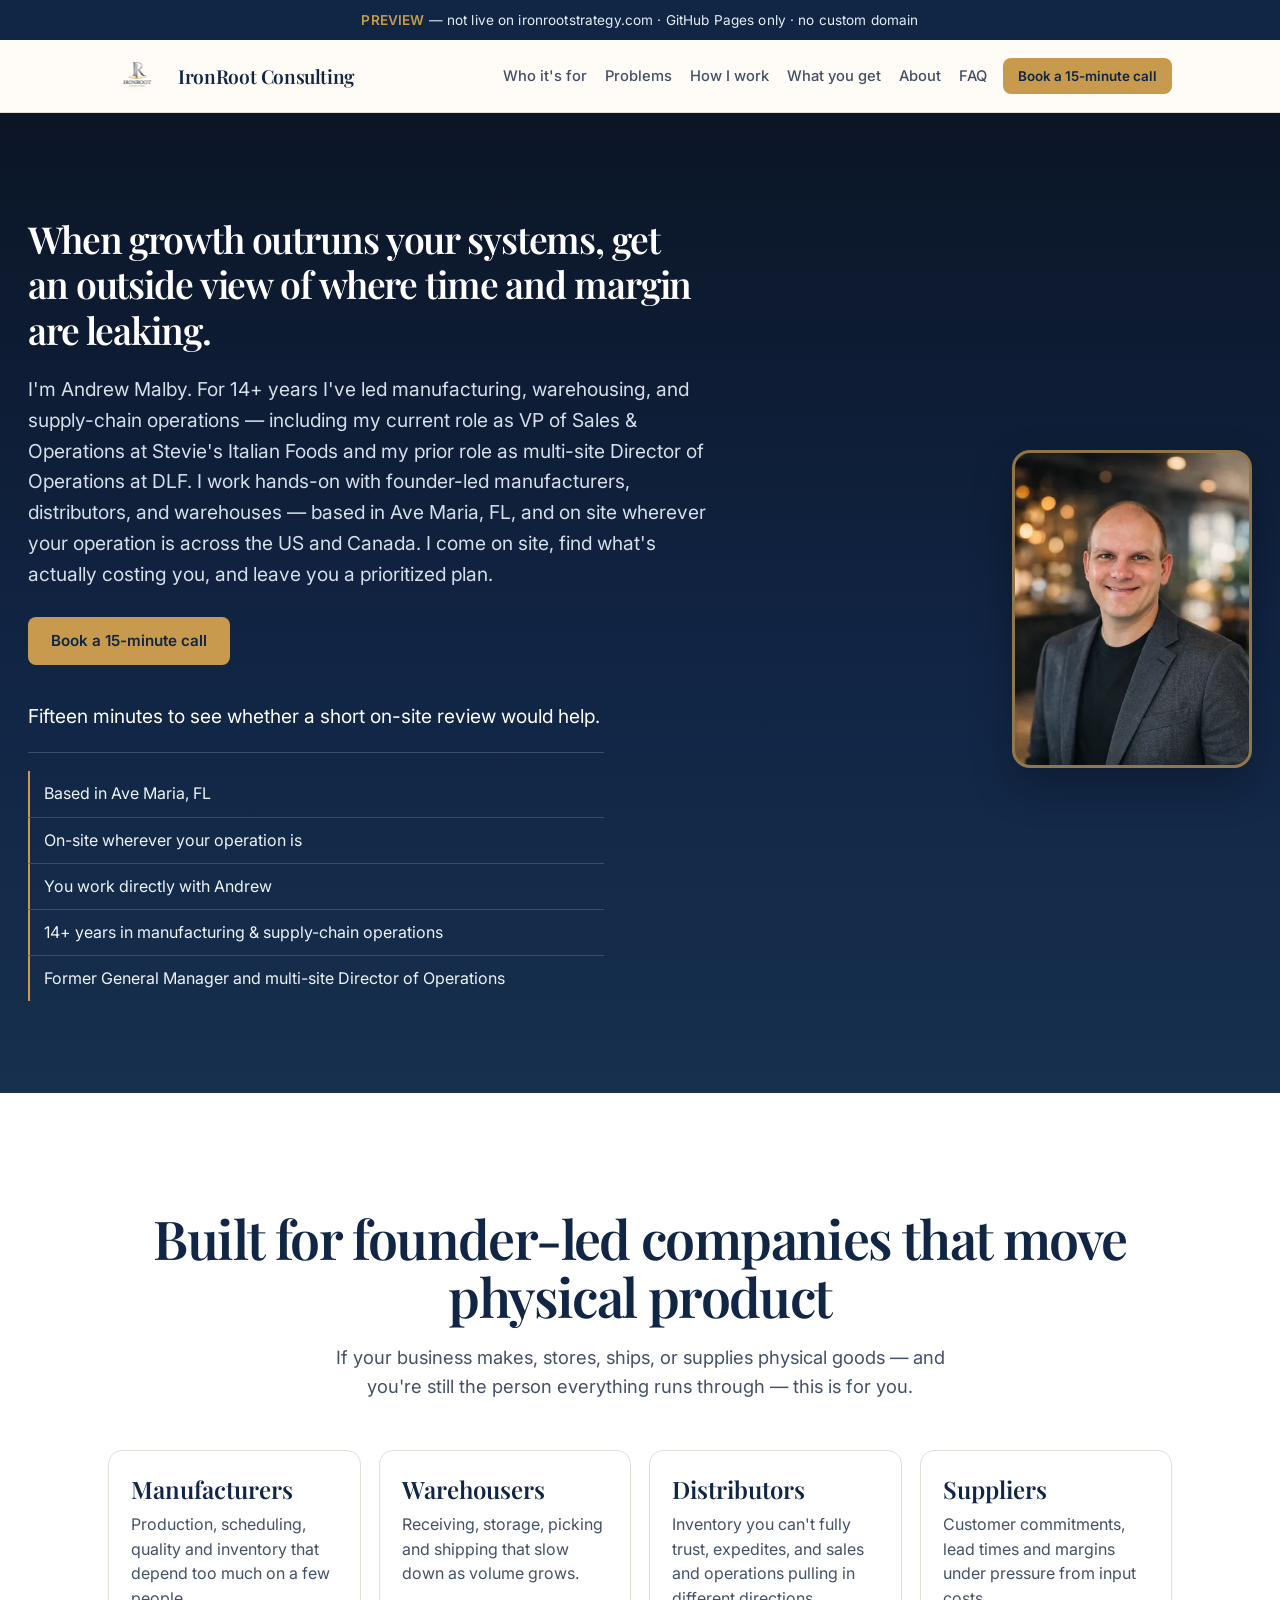
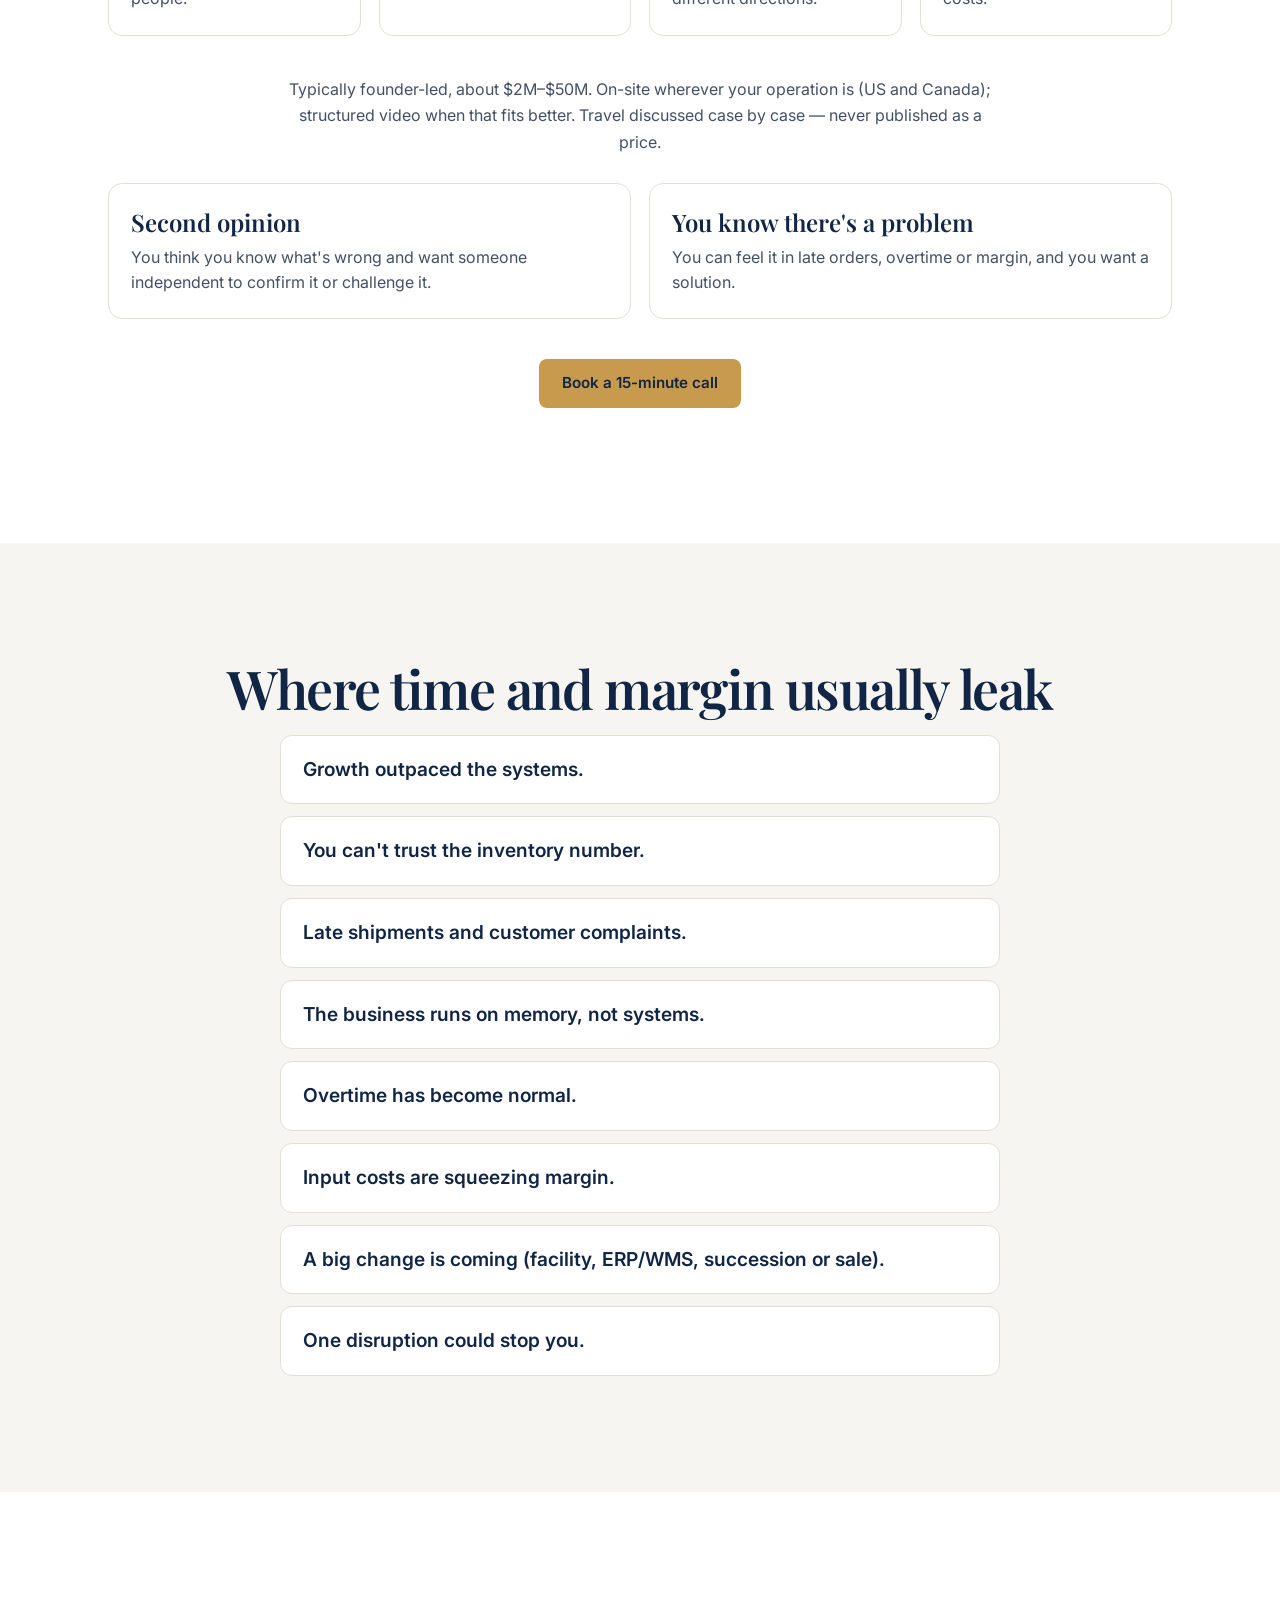
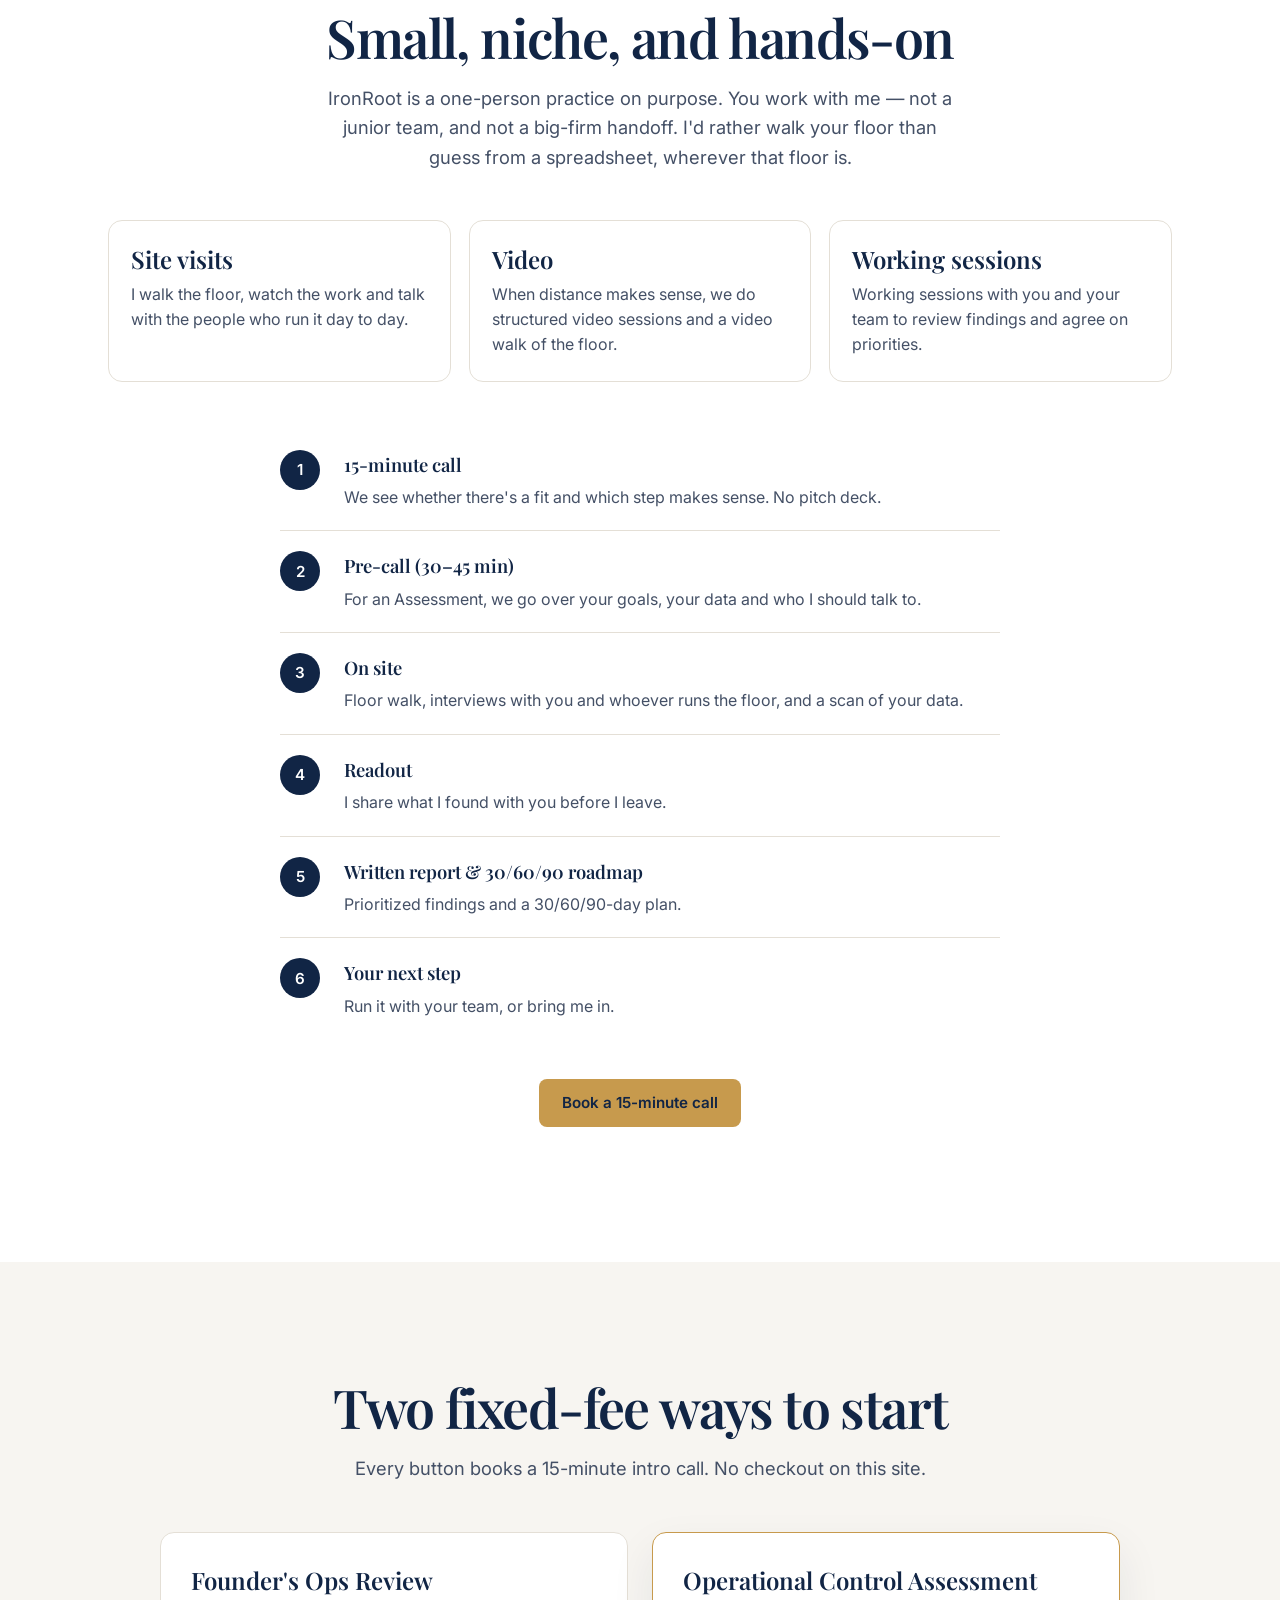
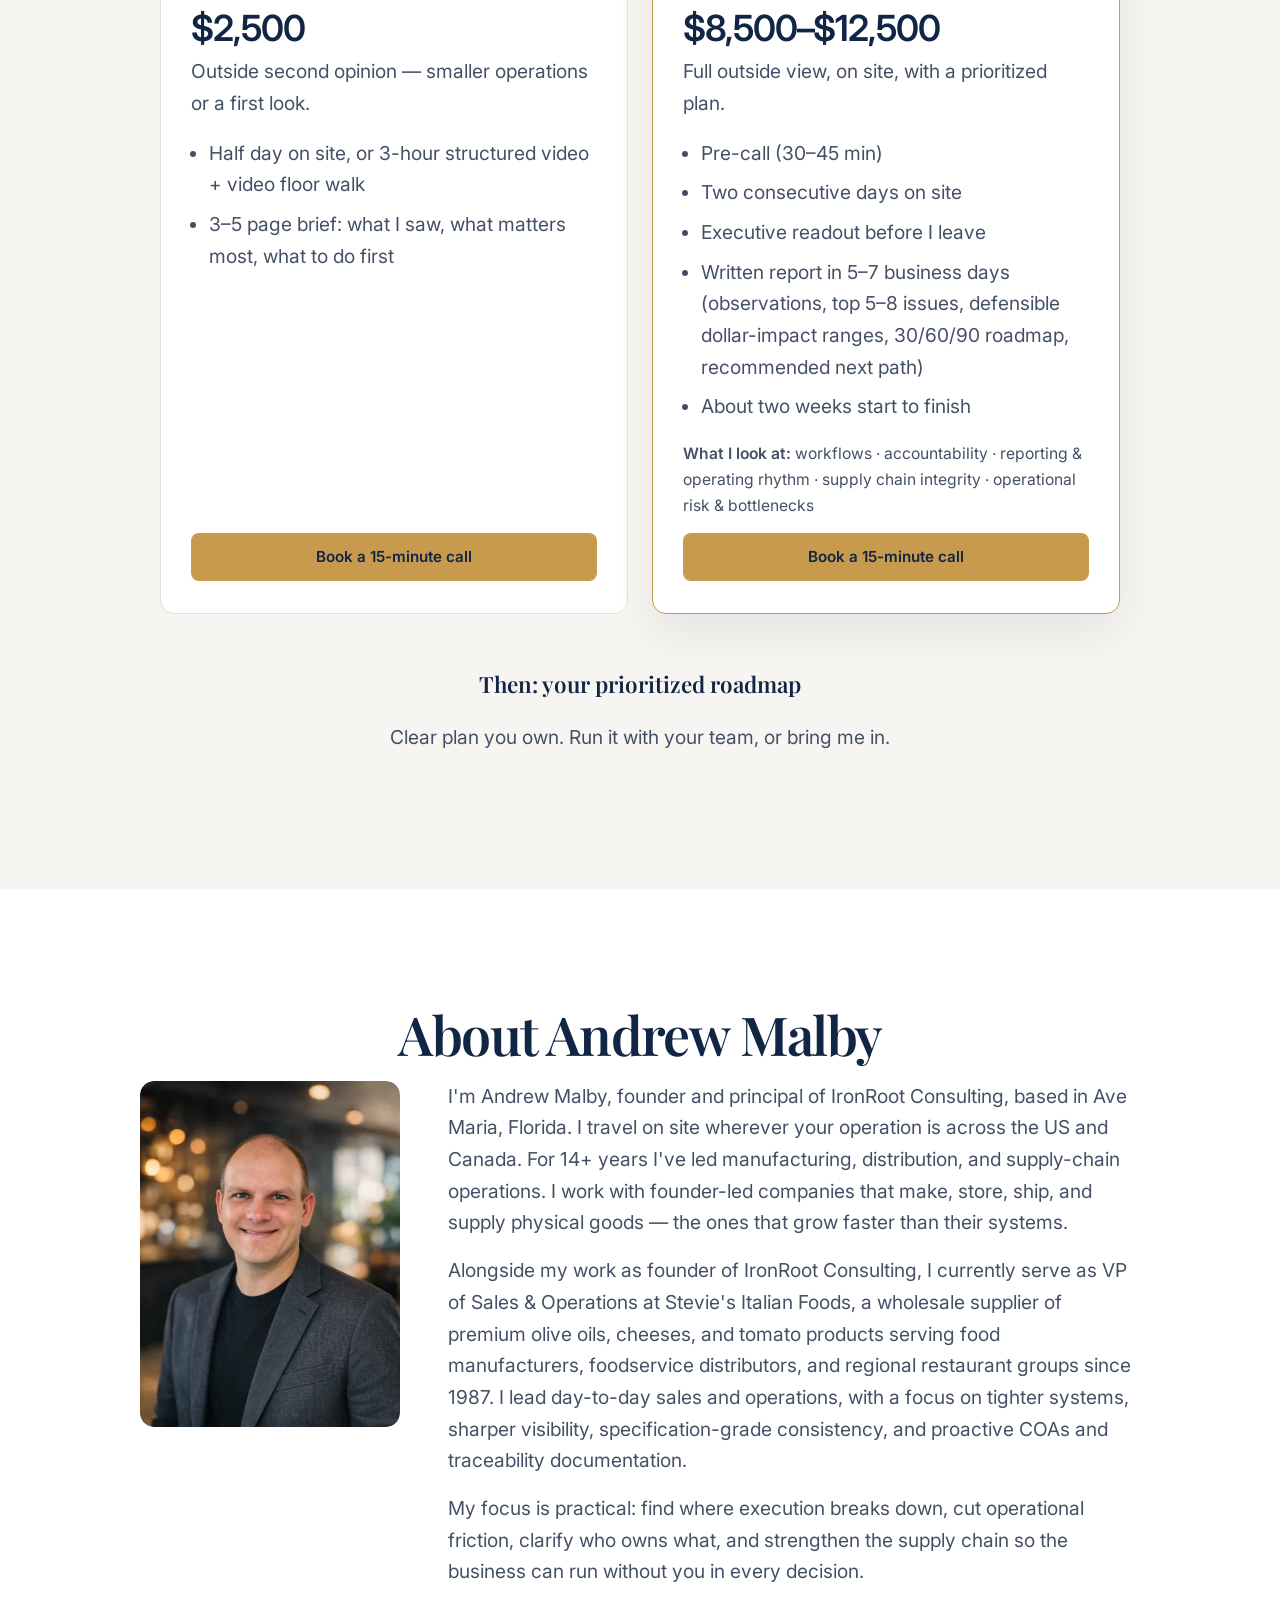
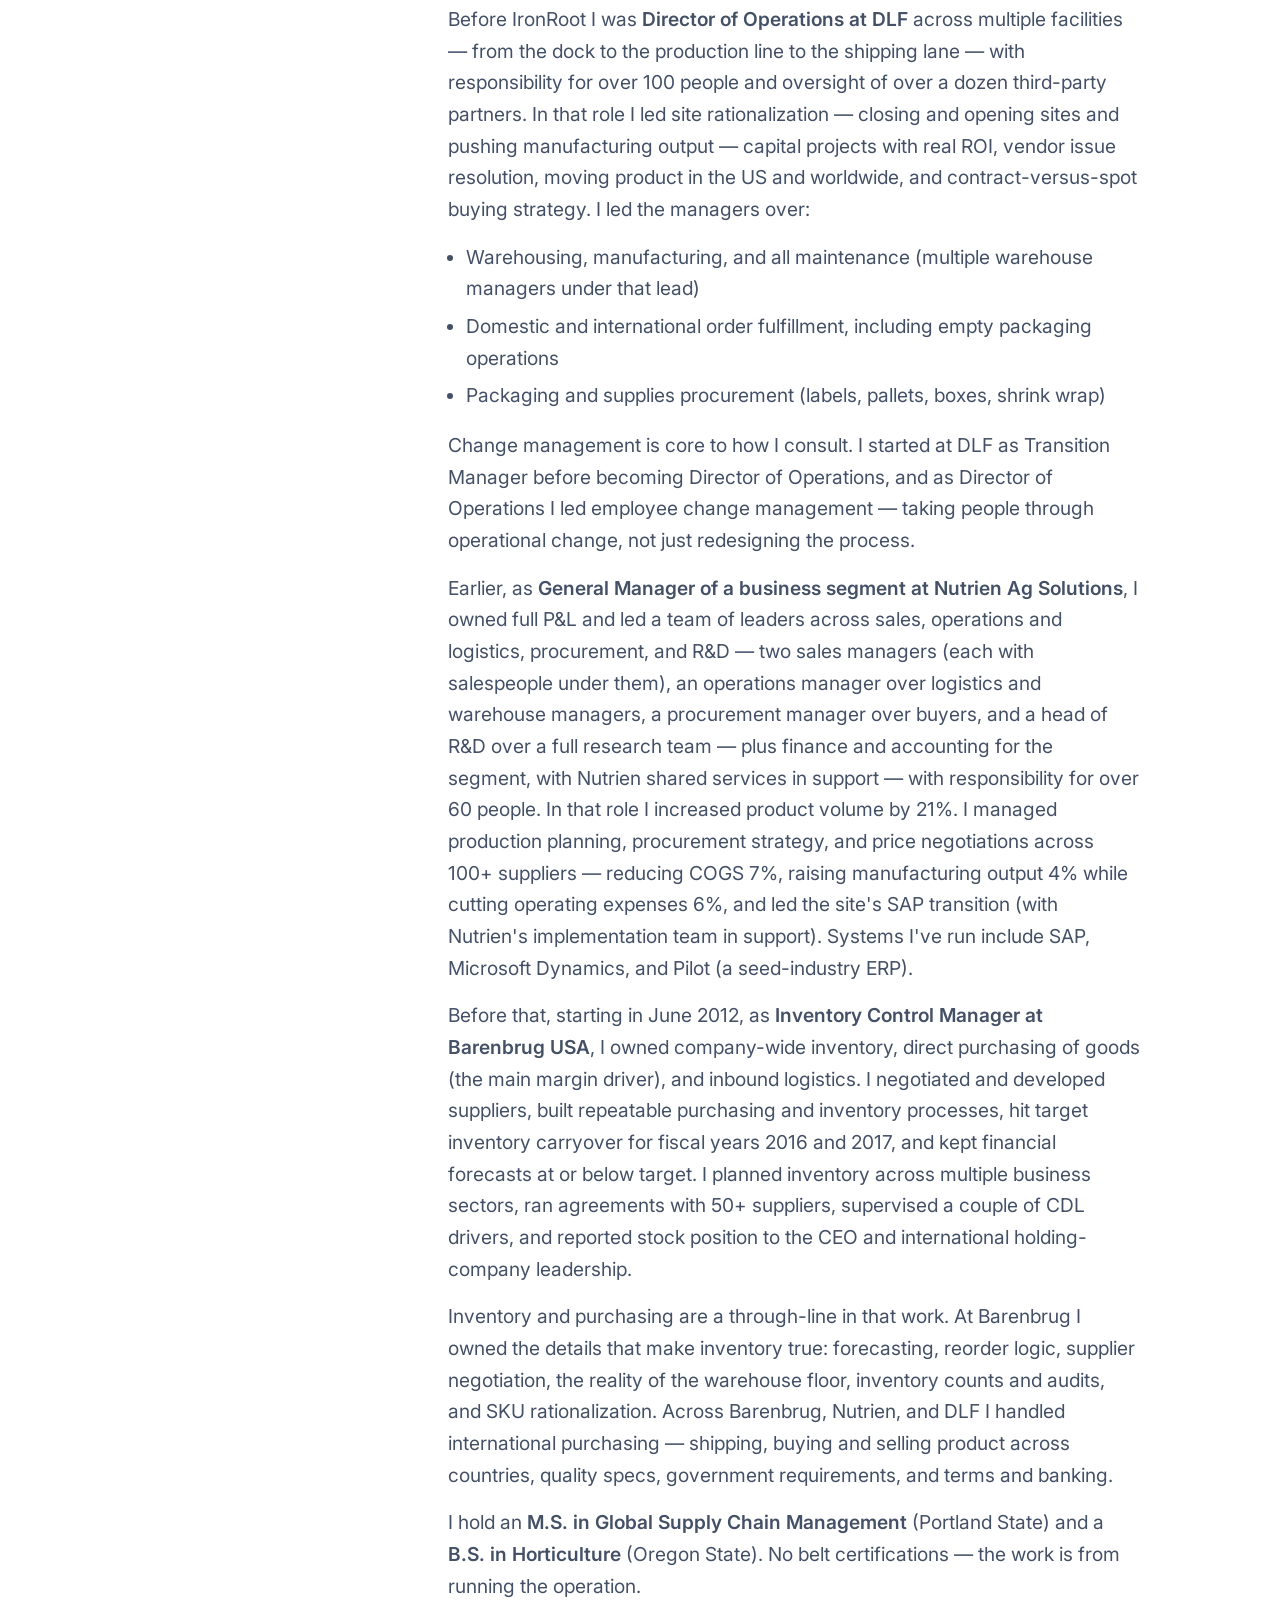
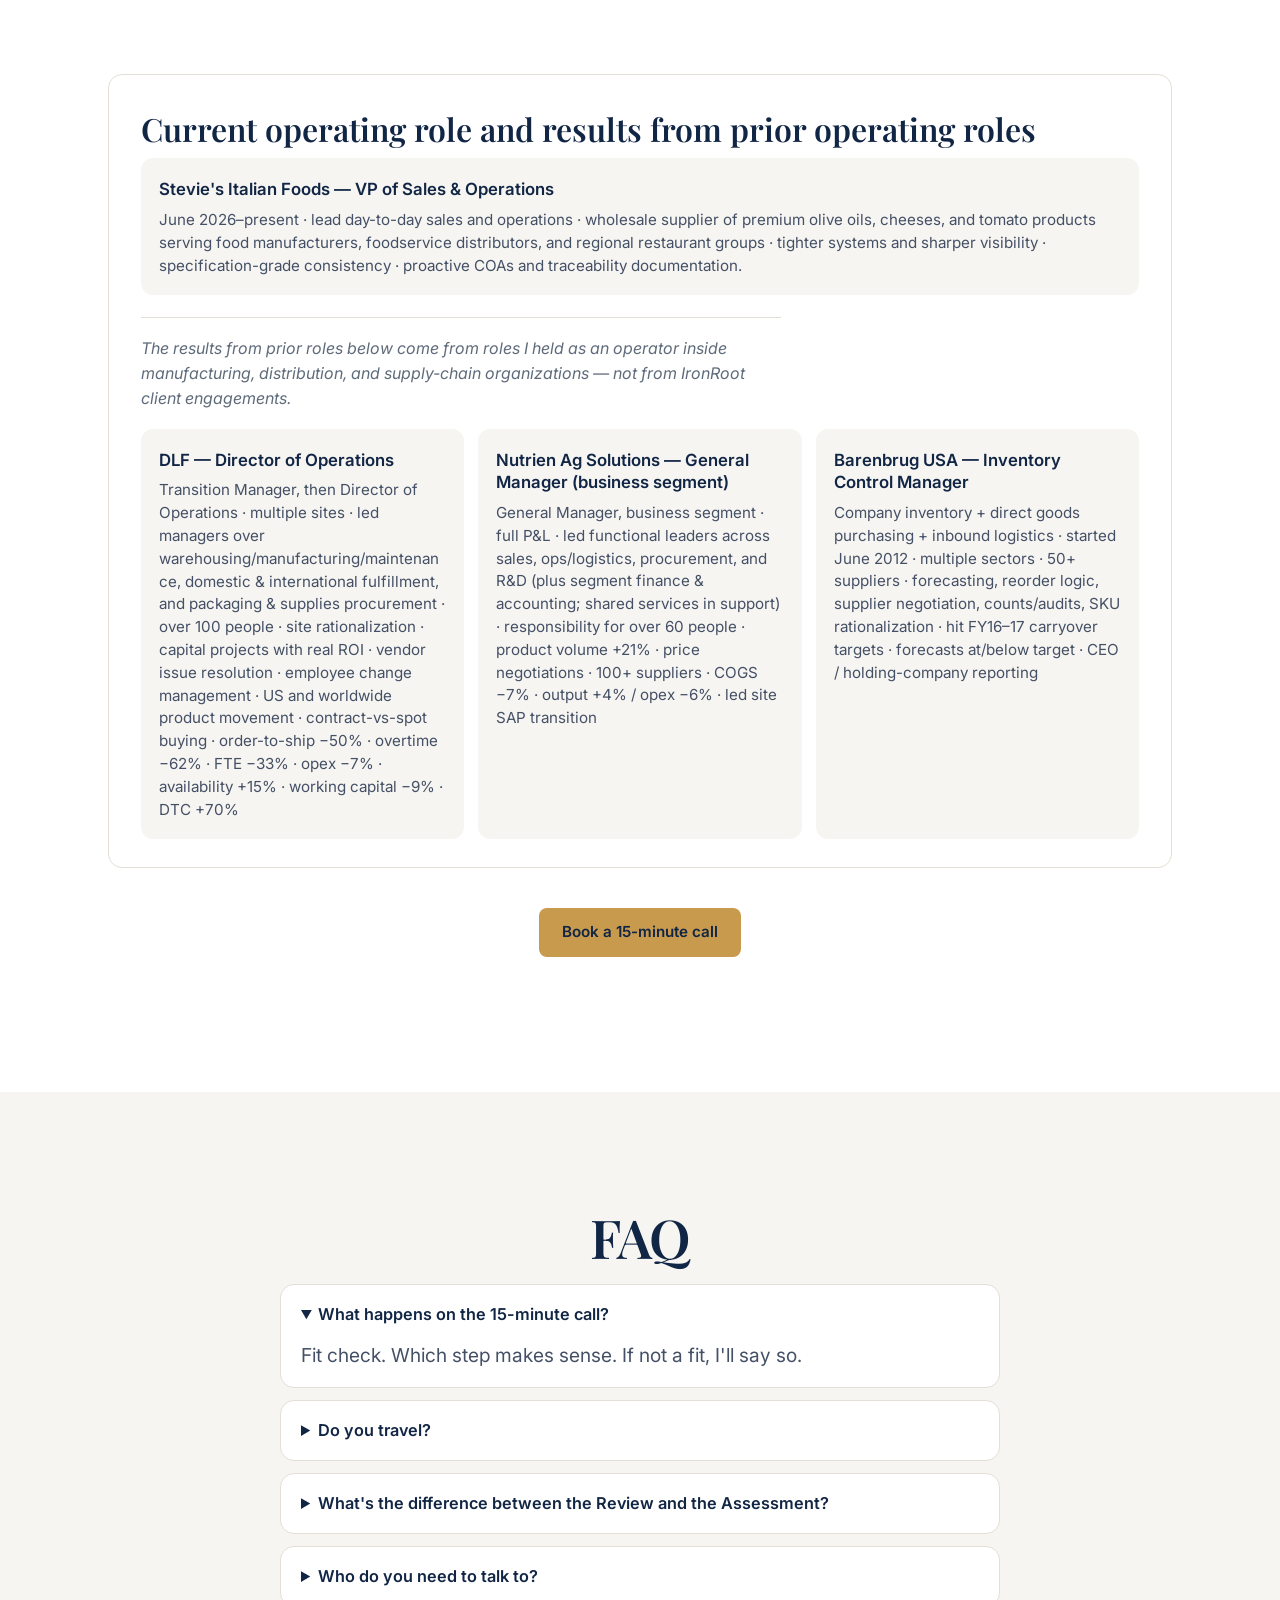
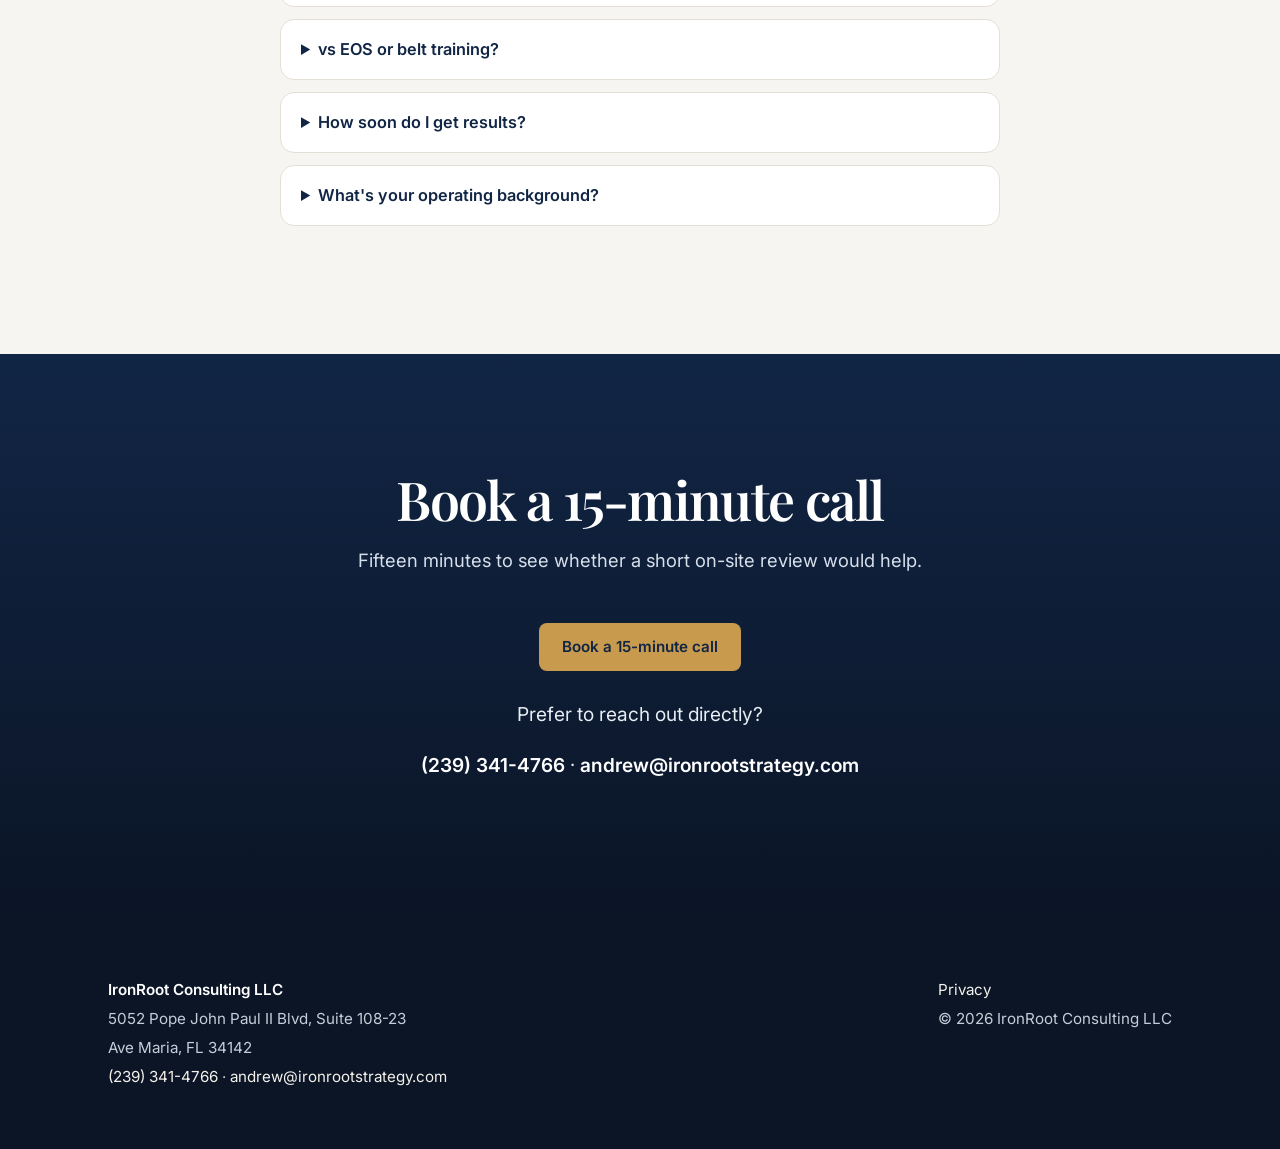
<file: index.html>
<!DOCTYPE html>
<html lang="en">
<head>
<meta charset="utf-8">
<meta name="viewport" content="width=device-width, initial-scale=1">
<!-- Hostname-gated noindex: injected only on *.github.io. Do not replace with a static robots meta; that would noindex production if these files are published as-is. -->
<script>
(function () {
  var host = (location.hostname || "").toLowerCase();
  if (host !== "ironrootconsulting.github.io" && !/\.github\.io$/.test(host)) return;
  if (!document.head) return;
  var meta = document.createElement("meta");
  meta.name = "robots";
  meta.content = "noindex";
  document.head.appendChild(meta);
})();
</script>
<title>IronRoot Consulting – Operations Advisor for Founder-Led Companies</title>
<meta name="description" content="Hands-on operations reviews for founder-led manufacturers, distributors, and warehouses — on site across the US and Canada. Book a 15-minute call with Andrew Malby.">
<meta property="og:title" content="When growth outruns your systems, get an outside view.">
<meta property="og:description" content="On-site operations reviews for founder-led manufacturers, distributors, and warehouses across the US and Canada. Book a 15-minute call.">
<meta property="og:image" content="https://ironrootconsulting.github.io/ironrootstrategy-preview/assets/og-share.png">
<meta property="og:image:type" content="image/png">
<meta property="og:image:width" content="1200">
<meta property="og:image:height" content="630">
<meta property="og:image:alt" content="IronRoot Consulting. When growth outruns your systems, get an outside view of where time and margin are leaking.">
<meta name="twitter:card" content="summary_large_image">
<meta name="twitter:title" content="When growth outruns your systems, get an outside view.">
<meta name="twitter:description" content="On-site operations reviews for founder-led manufacturers, distributors, and warehouses across the US and Canada. Book a 15-minute call.">
<meta name="twitter:image" content="https://ironrootconsulting.github.io/ironrootstrategy-preview/assets/og-share.png">
<meta name="twitter:image:alt" content="IronRoot Consulting. When growth outruns your systems, get an outside view of where time and margin are leaking.">
<meta property="og:type" content="website">
<link rel="canonical" href="https://ironrootstrategy.com/">
<script type="application/ld+json">
{
  "@context": "https://schema.org",
  "@graph": [
    {
      "@type": "ProfessionalService",
      "@id": "https://ironrootstrategy.com/#business",
      "name": "IronRoot Consulting",
      "legalName": "IronRoot Consulting LLC",
      "url": "https://ironrootstrategy.com/",
      "description": "Hands-on operations reviews for founder-led manufacturers, distributors, and warehouses — on site across the US and Canada. Book a 15-minute call with Andrew Malby.",
      "telephone": "(239) 341-4766",
      "email": "andrew@ironrootstrategy.com",
      "address": {
        "@type": "PostalAddress",
        "streetAddress": "5052 Pope John Paul II Blvd, Suite 108-23",
        "addressLocality": "Ave Maria",
        "addressRegion": "FL",
        "postalCode": "34142",
        "addressCountry": "US"
      },
      "areaServed": "US and Canada",
      "founder": {
        "@id": "https://ironrootstrategy.com/#andrew-malby"
      },
      "makesOffer": [
        {
          "@id": "https://ironrootstrategy.com/#founders-ops-review"
        },
        {
          "@id": "https://ironrootstrategy.com/#operational-control-assessment"
        }
      ],
      "potentialAction": {
        "@type": "ReserveAction",
        "name": "Book a 15-minute call",
        "target": "https://calendar.app.google/rnamZXdXAbJXoZ3T8"
      }
    },
    {
      "@type": "Person",
      "@id": "https://ironrootstrategy.com/#andrew-malby",
      "name": "Andrew Malby",
      "jobTitle": "founder and principal",
      "description": "Andrew Malby, founder and principal of IronRoot Consulting",
      "url": "https://ironrootstrategy.com/#about",
      "email": "andrew@ironrootstrategy.com",
      "telephone": "(239) 341-4766",
      "worksFor": {
        "@id": "https://ironrootstrategy.com/#business"
      }
    },
    {
      "@type": "Offer",
      "@id": "https://ironrootstrategy.com/#founders-ops-review",
      "name": "Founder's Ops Review",
      "description": "Outside second opinion — smaller operations or a first look.",
      "url": "https://ironrootstrategy.com/#offer",
      "priceCurrency": "USD",
      "seller": {
        "@id": "https://ironrootstrategy.com/#business"
      },
      "itemOffered": {
        "@type": "Service",
        "name": "Founder's Ops Review",
        "description": "Outside second opinion — smaller operations or a first look.",
        "provider": {
          "@id": "https://ironrootstrategy.com/#business"
        }
      },
      "price": "2500"
    },
    {
      "@type": "Offer",
      "@id": "https://ironrootstrategy.com/#operational-control-assessment",
      "name": "Operational Control Assessment",
      "description": "Full outside view, on site, with a prioritized plan.",
      "url": "https://ironrootstrategy.com/#offer",
      "priceCurrency": "USD",
      "seller": {
        "@id": "https://ironrootstrategy.com/#business"
      },
      "itemOffered": {
        "@type": "Service",
        "name": "Operational Control Assessment",
        "description": "Full outside view, on site, with a prioritized plan.",
        "provider": {
          "@id": "https://ironrootstrategy.com/#business"
        }
      },
      "priceSpecification": {
        "@type": "PriceSpecification",
        "minPrice": "8500",
        "maxPrice": "12500",
        "priceCurrency": "USD"
      }
    },
    {
      "@type": "FAQPage",
      "@id": "https://ironrootstrategy.com/#faq",
      "url": "https://ironrootstrategy.com/#faq",
      "about": {
        "@id": "https://ironrootstrategy.com/#business"
      },
      "mainEntity": [
        {
          "@type": "Question",
          "name": "What happens on the 15-minute call?",
          "acceptedAnswer": {
            "@type": "Answer",
            "text": "Fit check. Which step makes sense. If not a fit, I'll say so."
          }
        },
        {
          "@type": "Question",
          "name": "Do you travel?",
          "acceptedAnswer": {
            "@type": "Answer",
            "text": "Yes. Based in Ave Maria, FL; on-site anywhere in the US and Canada. Travel is discussed up front for each engagement — never published as a price or fixed terms. Founder's Ops Review can be structured video + video floor walk when that fits better."
          }
        },
        {
          "@type": "Question",
          "name": "What's the difference between the Review and the Assessment?",
          "acceptedAnswer": {
            "@type": "Answer",
            "text": "The Review is a half-day second opinion and a short brief. The Assessment is two days on site, with a readout and a written 30/60/90 roadmap."
          }
        },
        {
          "@type": "Question",
          "name": "Who do you need to talk to?",
          "acceptedAnswer": {
            "@type": "Answer",
            "text": "You, plus whoever runs the floor. The Assessment may include your ops, warehouse, or plant lead."
          }
        },
        {
          "@type": "Question",
          "name": "vs EOS or belt training?",
          "acceptedAnswer": {
            "@type": "Answer",
            "text": "I diagnose the physical operation — flow, inventory, fulfillment, founder dependency — not a leadership OS or belt training."
          }
        },
        {
          "@type": "Question",
          "name": "How soon do I get results?",
          "acceptedAnswer": {
            "@type": "Answer",
            "text": "For the Assessment: readout before I leave; written report in 5–7 business days (about two weeks start to finish)."
          }
        },
        {
          "@type": "Question",
          "name": "What's your operating background?",
          "acceptedAnswer": {
            "@type": "Answer",
            "text": "I currently serve as VP of Sales & Operations at Stevie's Italian Foods, leading day-to-day sales and operations alongside IronRoot Consulting. 14+ years in manufacturing and supply chain. Multi-site Director of Operations at DLF (started as Transition Manager); General Manager of a business segment at Nutrien Ag Solutions (led the site's SAP transition; increased product volume by 21%); Inventory Control Manager at Barenbrug USA starting June 2012 (inventory, direct purchasing, inbound logistics). Systems: SAP, Microsoft Dynamics, Pilot. Detail in About."
          }
        }
      ]
    }
  ]
}
</script>
<link rel="icon" href="favicon.svg" type="image/svg+xml">
<link rel="preconnect" href="https://fonts.googleapis.com">
<link rel="preconnect" href="https://fonts.gstatic.com" crossorigin>
<link href="https://fonts.googleapis.com/css2?family=Inter:wght@400;500;600;700&family=Playfair+Display:wght@600;700&display=swap" rel="stylesheet">
<link rel="stylesheet" href="styles.css">
</head>
<body>
<div class="preview-banner"><strong>PREVIEW</strong> — not live on ironrootstrategy.com · GitHub Pages only · no custom domain</div>
<header class="top"><div class="wrap">
  <a class="brand" href="#top"><img src="assets/ir-logo.png" alt="IronRoot Consulting" width="40" height="40"> IronRoot Consulting</a>
  <nav>
    <a href="#who">Who it's for</a>
    <a href="#problems">Problems</a>
    <a href="#how">How I work</a>
    <a href="#offer">What you get</a>
    <a href="#about">About</a>
    <a href="#faq">FAQ</a>
    <details class="nav-more"><summary>Menu</summary><div class="panel">
      <a href="#who">Who it's for</a>
      <a href="#problems">Problems</a>
      <a href="#how">How I work</a>
      <a href="#offer">What you get</a>
      <a href="#about">About</a>
      <a href="#faq">FAQ</a>
    </div></details>
    <a class="btn nav" href="https://calendar.app.google/rnamZXdXAbJXoZ3T8" target="_blank" rel="noopener">Book a 15-minute call</a>
  </nav>
</div></header>

<main id="top">
<section class="hero"><div class="wrap hero-layout">
  <div class="hero-copy">
  <h1>When growth outruns your systems, get an outside view of where time and margin are leaking.</h1>
  <p class="sub">I'm Andrew Malby. For 14+ years I've led manufacturing, warehousing, and supply-chain operations — including my current role as VP of Sales &amp; Operations at Stevie's Italian Foods and my prior role as multi-site Director of Operations at DLF. I work hands-on with founder-led manufacturers, distributors, and warehouses — based in Ave Maria, FL, and on site wherever your operation is across the US and Canada. I come on site, find what's actually costing you, and leave you a prioritized plan.</p>
  <div class="actions">
    <a class="btn" href="https://calendar.app.google/rnamZXdXAbJXoZ3T8" target="_blank" rel="noopener">Book a 15-minute call</a>
  </div>
  <p class="hero-note">Fifteen minutes to see whether a short on-site review would help.</p>
  <ul class="trust">
    <li>Based in Ave Maria, FL</li>
    <li>On-site wherever your operation is</li>
    <li>You work directly with Andrew</li>
    <li>14+ years in manufacturing &amp; supply-chain operations</li>
    <li>Former General Manager and multi-site Director of Operations</li>
  </ul>
  </div>
  <figure class="hero-portrait">
    <picture>
      <source type="image/webp" srcset="assets/andrew-malby-390.webp 390w, assets/andrew-malby.webp 780w" sizes="(max-width: 900px) 62vw, 240px">
      <img src="assets/andrew-malby.jpg" srcset="assets/andrew-malby-390.jpg 390w, assets/andrew-malby.jpg 780w" sizes="(max-width: 900px) 62vw, 240px" width="780" height="1040" alt="Andrew Malby, founder of IronRoot Consulting" decoding="async">
    </picture>
  </figure>
</div></section>

<section id="who"><div class="wrap">
  <h2>Built for founder-led companies that move physical product</h2>
  <p class="lead">If your business makes, stores, ships, or supplies physical goods — and you're still the person everything runs through — this is for you.</p>
  <div class="tiles">
    <div class="tile"><h3>Manufacturers</h3><p>Production, scheduling, quality and inventory that depend too much on a few people.</p></div>
    <div class="tile"><h3>Warehousers</h3><p>Receiving, storage, picking and shipping that slow down as volume grows.</p></div>
    <div class="tile"><h3>Distributors</h3><p>Inventory you can't fully trust, expedites, and sales and operations pulling in different directions.</p></div>
    <div class="tile"><h3>Suppliers</h3><p>Customer commitments, lead times and margins under pressure from input costs.</p></div>
  </div>
  <p class="fit">Typically founder-led, about $2M–$50M. On-site wherever your operation is (US and Canada); structured video when that fits better. Travel discussed case by case — never published as a price.</p>
  <div class="two-ways">
    <div class="way"><h3>Second opinion</h3><p>You think you know what's wrong and want someone independent to confirm it or challenge it.</p></div>
    <div class="way"><h3>You know there's a problem</h3><p>You can feel it in late orders, overtime or margin, and you want a solution.</p></div>
  </div>
  <p class="center"><a class="btn" href="https://calendar.app.google/rnamZXdXAbJXoZ3T8" target="_blank" rel="noopener">Book a 15-minute call</a></p>
</div></section>

<section id="problems" class="alt"><div class="wrap">
  <h2>Where time and margin usually leak</h2>
  <ul class="problems">
    <li><strong>Growth outpaced the systems.</strong></li>
    <li><strong>You can't trust the inventory number.</strong></li>
    <li><strong>Late shipments and customer complaints.</strong></li>
    <li><strong>The business runs on memory, not systems.</strong></li>
    <li><strong>Overtime has become normal.</strong></li>
    <li><strong>Input costs are squeezing margin.</strong></li>
    <li><strong>A big change is coming (facility, ERP/WMS, succession or sale).</strong></li>
    <li><strong>One disruption could stop you.</strong></li>
  </ul>
</div></section>

<section id="how"><div class="wrap">
  <h2>Small, niche, and hands-on</h2>
  <p class="lead">IronRoot is a one-person practice on purpose. You work with me — not a junior team, and not a big-firm handoff. I'd rather walk your floor than guess from a spreadsheet, wherever that floor is.</p>
  <div class="modes">
    <div class="mode"><h3>Site visits</h3><p>I walk the floor, watch the work and talk with the people who run it day to day.</p></div>
    <div class="mode"><h3>Video</h3><p>When distance makes sense, we do structured video sessions and a video walk of the floor.</p></div>
    <div class="mode"><h3>Working sessions</h3><p>Working sessions with you and your team to review findings and agree on priorities.</p></div>
  </div>
  <ol class="steps">
    <li><h3>15-minute call</h3><p>We see whether there's a fit and which step makes sense. No pitch deck.</p></li>
    <li><h3>Pre-call (30–45 min)</h3><p>For an Assessment, we go over your goals, your data and who I should talk to.</p></li>
    <li><h3>On site</h3><p>Floor walk, interviews with you and whoever runs the floor, and a scan of your data.</p></li>
    <li><h3>Readout</h3><p>I share what I found with you before I leave.</p></li>
    <li><h3>Written report &amp; 30/60/90 roadmap</h3><p>Prioritized findings and a 30/60/90-day plan.</p></li>
    <li><h3>Your next step</h3><p>Run it with your team, or bring me in.</p></li>
  </ol>
  <p class="center"><a class="btn" href="https://calendar.app.google/rnamZXdXAbJXoZ3T8" target="_blank" rel="noopener">Book a 15-minute call</a></p>
</div></section>

<section id="offer" class="alt"><div class="wrap">
  <h2>Two fixed-fee ways to start</h2>
  <p class="lead">Every button books a 15-minute intro call. No checkout on this site.</p>
  <div class="plans">
    <div class="plan">
      <h3>Founder's Ops Review</h3>
      <p class="price">$2,500</p>
      <p class="blurb">Outside second opinion — smaller operations or a first look.</p>
      <ul>
        <li>Half day on site, or 3-hour structured video + video floor walk</li>
        <li>3–5 page brief: what I saw, what matters most, what to do first</li>
      </ul>
      <a class="btn" href="https://calendar.app.google/rnamZXdXAbJXoZ3T8" target="_blank" rel="noopener">Book a 15-minute call</a>
    </div>
    <div class="plan featured">
      <h3>Operational Control Assessment</h3>
      <p class="price">$8,500–$12,500</p>
      <p class="blurb">Full outside view, on site, with a prioritized plan.</p>
      <ul>
        <li>Pre-call (30–45 min)</li>
        <li>Two consecutive days on site</li>
        <li>Executive readout before I leave</li>
        <li>Written report in 5–7 business days (observations, top 5–8 issues, defensible dollar-impact ranges, 30/60/90 roadmap, recommended next path)</li>
        <li>About two weeks start to finish</li>
      </ul>
      <p class="scope"><strong>What I look at:</strong> workflows · accountability · reporting &amp; operating rhythm · supply chain integrity · operational risk &amp; bottlenecks</p>
      <a class="btn" href="https://calendar.app.google/rnamZXdXAbJXoZ3T8" target="_blank" rel="noopener">Book a 15-minute call</a>
    </div>
  </div>
  <div class="after">
    <h3>Then: your prioritized roadmap</h3>
    <p>Clear plan you own. Run it with your team, or bring me in.</p>
  </div>
</div></section>

<section id="about"><div class="wrap">
  <h2>About Andrew Malby</h2>
  <div class="about-grid">
    <figure class="about-photo">
      <picture>
        <source type="image/webp" srcset="assets/andrew-malby-390.webp 390w, assets/andrew-malby.webp 780w" sizes="(max-width: 900px) 72vw, 260px">
        <img src="assets/andrew-malby.jpg" srcset="assets/andrew-malby-390.jpg 390w, assets/andrew-malby.jpg 780w" sizes="(max-width: 900px) 72vw, 260px" width="780" height="1040" alt="Andrew Malby, founder of IronRoot Consulting" loading="lazy" decoding="async">
      </picture>
    </figure>
    <div class="about-copy">
      <p>I'm Andrew Malby, founder and principal of IronRoot Consulting, based in Ave Maria, Florida. I travel on site wherever your operation is across the US and Canada. For 14+ years I've led manufacturing, distribution, and supply-chain operations. I work with founder-led companies that make, store, ship, and supply physical goods — the ones that grow faster than their systems.</p>
      <p>Alongside my work as founder of IronRoot Consulting, I currently serve as VP of Sales &amp; Operations at Stevie's Italian Foods, a wholesale supplier of premium olive oils, cheeses, and tomato products serving food manufacturers, foodservice distributors, and regional restaurant groups since 1987. I lead day-to-day sales and operations, with a focus on tighter systems, sharper visibility, specification-grade consistency, and proactive COAs and traceability documentation.</p>
      <p>My focus is practical: find where execution breaks down, cut operational friction, clarify who owns what, and strengthen the supply chain so the business can run without you in every decision.</p>
      <p>Before IronRoot I was <strong>Director of Operations at DLF</strong> across multiple facilities — from the dock to the production line to the shipping lane — with responsibility for over 100 people and oversight of over a dozen third-party partners. In that role I led site rationalization — closing and opening sites and pushing manufacturing output — capital projects with real ROI, vendor issue resolution, moving product in the US and worldwide, and contract-versus-spot buying strategy. I led the managers over:</p>
      <ul class="metrics">
        <li>Warehousing, manufacturing, and all maintenance (multiple warehouse managers under that lead)</li>
        <li>Domestic and international order fulfillment, including empty packaging operations</li>
        <li>Packaging and supplies procurement (labels, pallets, boxes, shrink wrap)</li>
      </ul>
      <p>Change management is core to how I consult. I started at DLF as Transition Manager before becoming Director of Operations, and as Director of Operations I led employee change management — taking people through operational change, not just redesigning the process.</p>
      <p>Earlier, as <strong>General Manager of a business segment at Nutrien Ag Solutions</strong>, I owned full P&amp;L and led a team of leaders across sales, operations and logistics, procurement, and R&amp;D — two sales managers (each with salespeople under them), an operations manager over logistics and warehouse managers, a procurement manager over buyers, and a head of R&amp;D over a full research team — plus finance and accounting for the segment, with Nutrien shared services in support — with responsibility for over 60 people. In that role I increased product volume by 21%. I managed production planning, procurement strategy, and price negotiations across 100+ suppliers — reducing COGS 7%, raising manufacturing output 4% while cutting operating expenses 6%, and led the site's SAP transition (with Nutrien's implementation team in support). Systems I've run include SAP, Microsoft Dynamics, and Pilot (a seed-industry ERP).</p>
      <p>Before that, starting in June 2012, as <strong>Inventory Control Manager at Barenbrug USA</strong>, I owned company-wide inventory, direct purchasing of goods (the main margin driver), and inbound logistics. I negotiated and developed suppliers, built repeatable purchasing and inventory processes, hit target inventory carryover for fiscal years 2016 and 2017, and kept financial forecasts at or below target. I planned inventory across multiple business sectors, ran agreements with 50+ suppliers, supervised a couple of CDL drivers, and reported stock position to the CEO and international holding-company leadership.</p>
      <p>Inventory and purchasing are a through-line in that work. At Barenbrug I owned the details that make inventory true: forecasting, reorder logic, supplier negotiation, the reality of the warehouse floor, inventory counts and audits, and SKU rationalization. Across Barenbrug, Nutrien, and DLF I handled international purchasing — shipping, buying and selling product across countries, quality specs, government requirements, and terms and banking.</p>
      <p>I hold an <strong>M.S. in Global Supply Chain Management</strong> (Portland State) and a <strong>B.S. in Horticulture</strong> (Oregon State). No belt certifications — the work is from running the operation.</p>
    </div>
  </div>
  <div class="proof" id="proof">
    <h3>Current operating role and results from prior operating roles</h3>
    <div class="stat">
      <h3>Stevie's Italian Foods — VP of Sales &amp; Operations</h3>
      <p>June 2026–present · lead day-to-day sales and operations · wholesale supplier of premium olive oils, cheeses, and tomato products serving food manufacturers, foodservice distributors, and regional restaurant groups · tighter systems and sharper visibility · specification-grade consistency · proactive COAs and traceability documentation.</p>
    </div>
    <p class="note">The results from prior roles below come from roles I held as an operator inside manufacturing, distribution, and supply-chain organizations — not from IronRoot client engagements.</p>
    <div class="stat-grid">
      <div class="stat">
        <h3>DLF — Director of Operations</h3>
        <p>Transition Manager, then Director of Operations · multiple sites · led managers over warehousing/manufacturing/maintenance, domestic &amp; international fulfillment, and packaging &amp; supplies procurement · over 100 people · site rationalization · capital projects with real ROI · vendor issue resolution · employee change management · US and worldwide product movement · contract-vs-spot buying · order-to-ship −50% · overtime −62% · FTE −33% · opex −7% · availability +15% · working capital −9% · DTC +70%</p>
      </div>
      <div class="stat">
        <h3>Nutrien Ag Solutions — General Manager (business segment)</h3>
        <p>General Manager, business segment · full P&amp;L · led functional leaders across sales, ops/logistics, procurement, and R&amp;D (plus segment finance &amp; accounting; shared services in support) · responsibility for over 60 people · product volume +21% · price negotiations · 100+ suppliers · COGS −7% · output +4% / opex −6% · led site SAP transition</p>
      </div>
      <div class="stat">
        <h3>Barenbrug USA — Inventory Control Manager</h3>
        <p>Company inventory + direct goods purchasing + inbound logistics · started June 2012 · multiple sectors · 50+ suppliers · forecasting, reorder logic, supplier negotiation, counts/audits, SKU rationalization · hit FY16–17 carryover targets · forecasts at/below target · CEO / holding-company reporting</p>
      </div>
    </div>
  </div>
  <p class="center"><a class="btn" href="https://calendar.app.google/rnamZXdXAbJXoZ3T8" target="_blank" rel="noopener">Book a 15-minute call</a></p>
</div></section>

<section id="faq" class="alt"><div class="wrap">
  <h2>FAQ</h2>
  <div class="faq">
    <details open><summary>What happens on the 15-minute call?</summary><p>Fit check. Which step makes sense. If not a fit, I'll say so.</p></details>
    <details><summary>Do you travel?</summary><p>Yes. Based in Ave Maria, FL; on-site anywhere in the US and Canada. Travel is discussed up front for each engagement — never published as a price or fixed terms. Founder's Ops Review can be structured video + video floor walk when that fits better.</p></details>
    <details><summary>What's the difference between the Review and the Assessment?</summary><p>The Review is a half-day second opinion and a short brief. The Assessment is two days on site, with a readout and a written 30/60/90 roadmap.</p></details>
    <details><summary>Who do you need to talk to?</summary><p>You, plus whoever runs the floor. The Assessment may include your ops, warehouse, or plant lead.</p></details>
    <details><summary>vs EOS or belt training?</summary><p>I diagnose the physical operation — flow, inventory, fulfillment, founder dependency — not a leadership OS or belt training.</p></details>
    <details><summary>How soon do I get results?</summary><p>For the Assessment: readout before I leave; written report in 5–7 business days (about two weeks start to finish).</p></details>
    <details><summary>What's your operating background?</summary><p>I currently serve as VP of Sales &amp; Operations at Stevie's Italian Foods, leading day-to-day sales and operations alongside IronRoot Consulting. 14+ years in manufacturing and supply chain. Multi-site Director of Operations at DLF (started as Transition Manager); General Manager of a business segment at Nutrien Ag Solutions (led the site's SAP transition; increased product volume by 21%); Inventory Control Manager at Barenbrug USA starting June 2012 (inventory, direct purchasing, inbound logistics). Systems: SAP, Microsoft Dynamics, Pilot. Detail in About.</p></details>
  </div>
</div></section>

<section id="contact" class="cta-final"><div class="wrap">
  <h2>Book a 15-minute call</h2>
  <p class="lead">Fifteen minutes to see whether a short on-site review would help.</p>
  <p><a class="btn" href="https://calendar.app.google/rnamZXdXAbJXoZ3T8" target="_blank" rel="noopener">Book a 15-minute call</a></p>
  <div class="contact">
    <p>Prefer to reach out directly?</p>
    <p><a href="tel:+12393414766">(239) 341-4766</a> · <a href="mailto:andrew@ironrootstrategy.com">andrew@ironrootstrategy.com</a></p>
  </div>
</div></section>
</main>

<footer><div class="wrap">
  <div>
    <p><strong>IronRoot Consulting LLC</strong></p>
    <p>5052 Pope John Paul II Blvd, Suite 108-23</p>
    <p>Ave Maria, FL 34142</p>
    <p><a href="tel:+12393414766">(239) 341-4766</a> · <a href="mailto:andrew@ironrootstrategy.com">andrew@ironrootstrategy.com</a></p>
  </div>
  <div>
    <p><a href="privacy.html">Privacy</a></p>
    <p>© 2026 IronRoot Consulting LLC</p>
  </div>
</div></footer>
<script>
(function () {
  var menu = document.querySelector(".nav-more");
  if (menu) {
    menu.querySelectorAll("a").forEach(function (link) {
      link.addEventListener("click", function () { menu.open = false; });
    });
    document.addEventListener("keydown", function (event) {
      if (event.key === "Escape") menu.open = false;
    });
  }
  if (window.matchMedia("(prefers-reduced-motion: reduce)").matches) return;
  if (!("IntersectionObserver" in window)) return;
  document.documentElement.classList.add("js-motion");
  var observer = new IntersectionObserver(function (entries) {
    entries.forEach(function (entry) {
      if (!entry.isIntersecting) return;
      entry.target.classList.add("is-in");
      observer.unobserve(entry.target);
    });
  }, { threshold: 0, rootMargin: "0px 0px -8% 0px" });
  document.querySelectorAll("main > section:not(.hero)").forEach(function (node) {
    if (node.getBoundingClientRect().top < window.innerHeight * 0.92) node.classList.add("is-in");
    node.classList.add("reveal");
    observer.observe(node);
  });
})();
</script>
</body>
</html>
</file>
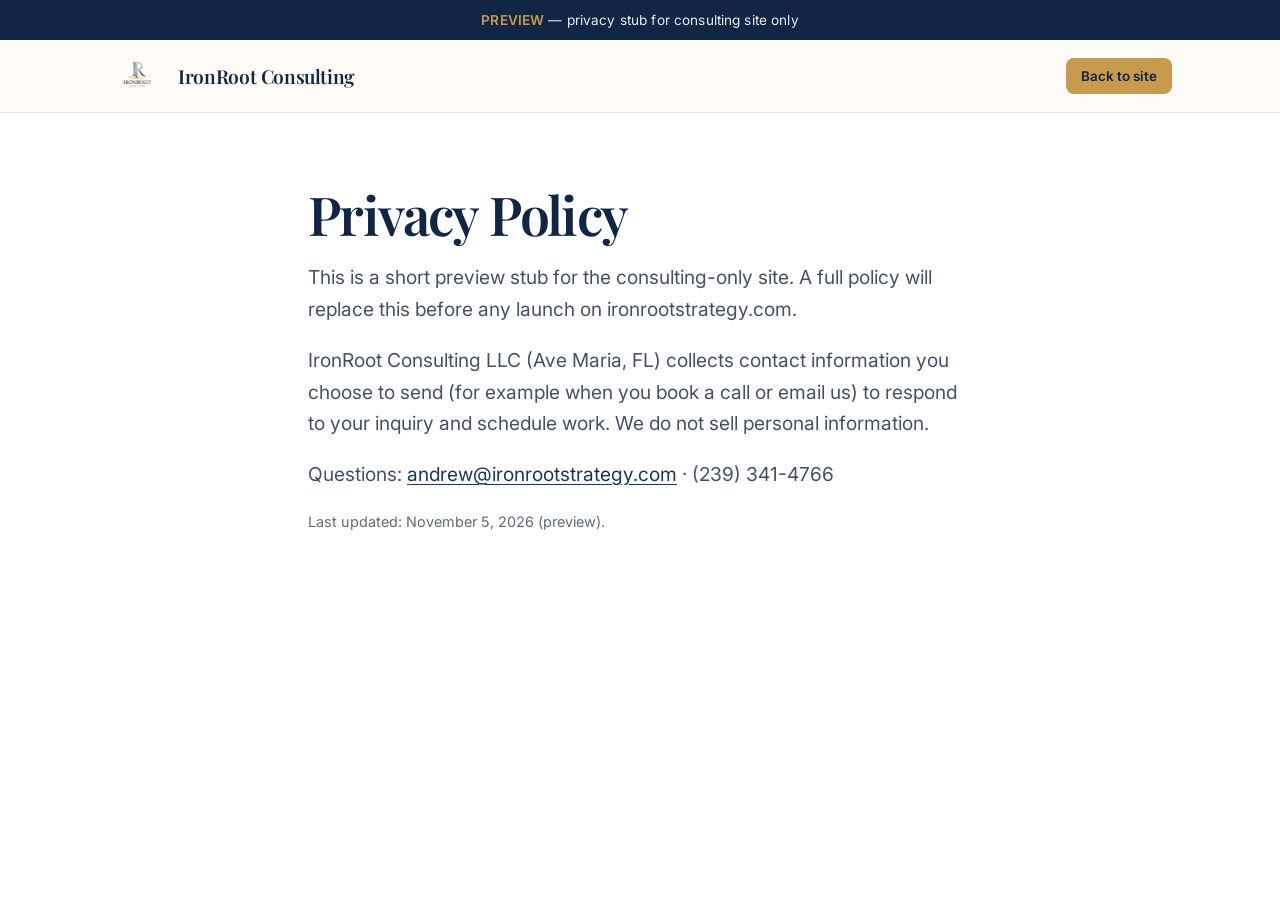
<file: privacy.html>
<!DOCTYPE html>
<html lang="en">
<head>
<meta charset="utf-8">
<meta name="viewport" content="width=device-width, initial-scale=1">
<!-- Hostname-gated noindex: injected only on *.github.io. Do not replace with a static robots meta; that would noindex production if these files are published as-is. -->
<script>
(function () {
  var host = (location.hostname || "").toLowerCase();
  if (host !== "ironrootconsulting.github.io" && !/\.github\.io$/.test(host)) return;
  if (!document.head) return;
  var meta = document.createElement("meta");
  meta.name = "robots";
  meta.content = "noindex";
  document.head.appendChild(meta);
})();
</script>
<title>Privacy Policy – IronRoot Consulting</title>
<link rel="icon" href="favicon.svg" type="image/svg+xml">
<link href="https://fonts.googleapis.com/css2?family=Inter:wght@400;600&family=Playfair+Display:wght@700&display=swap" rel="stylesheet">
<link rel="stylesheet" href="styles.css">
</head>
<body>
<div class="preview-banner"><strong>PREVIEW</strong> — privacy stub for consulting site only</div>
<header class="top"><div class="wrap">
  <a class="brand" href="index.html"><img src="assets/ir-logo.png" alt="" width="40" height="40"> IronRoot Consulting</a>
  <nav><a class="btn nav" href="index.html">Back to site</a></nav>
</div></header>
<section><div class="wrap" style="max-width:720px">
  <h2 style="text-align:left">Privacy Policy</h2>
  <p style="color:var(--slate)">This is a short preview stub for the consulting-only site. A full policy will replace this before any launch on ironrootstrategy.com.</p>
  <p style="color:var(--slate)">IronRoot Consulting LLC (Ave Maria, FL) collects contact information you choose to send (for example when you book a call or email us) to respond to your inquiry and schedule work. We do not sell personal information.</p>
  <p style="color:var(--slate)">Questions: <a href="mailto:andrew@ironrootstrategy.com">andrew@ironrootstrategy.com</a> · (239) 341-4766</p>
  <p style="color:var(--muted);font-size:.9rem">Last updated: November 5, 2026 (preview).</p>
</div></section>
</body>
</html>
</file>
<file: styles.css>
/* IronRoot Consulting preview — calm navy, gold only on actions */
:root{
  --navy:#112545;
  --navy-2:#1a3658;
  --deep:#0B1526;
  --gold:#C79A4D;
  --gold-d:#a67c35;
  --ink:#1c2430;
  --slate:#445066;
  --muted:#5f6b7a;
  --line:#e4dfd6;
  --bg:#F7F5F1;
  --white:#fff;
}
*{box-sizing:border-box}
img,picture{max-width:100%}
html{scroll-behavior:smooth}
body{
  margin:0;
  font-family:Inter,system-ui,-apple-system,Segoe UI,Roboto,sans-serif;
  font-size:clamp(1.02rem,0.35vw + 0.96rem,1.2rem);
  color:var(--ink);
  background:var(--white);
  line-height:1.65;
  -webkit-font-smoothing:antialiased;
}
h1,h2,h3,.brand{font-family:"Playfair Display",Georgia,serif;font-weight:600}
h1,h2{letter-spacing:-.03em}
strong{font-weight:600}
a{color:var(--navy-2);text-underline-offset:3px}
a:hover{color:var(--navy)}
a:focus-visible,summary:focus-visible,.btn:focus-visible{outline:2px solid var(--gold);outline-offset:3px}
.wrap{max-width:1120px;margin:0 auto;padding:0 28px}
main section[id]{scroll-margin-top:84px}

.preview-banner{background:var(--navy);color:#e7edf4;text-align:center;font-size:.85rem;letter-spacing:.01em;padding:9px 16px}
.preview-banner strong{color:var(--gold);font-weight:600}

.confirm{display:inline-block;background:#fef3c7;color:#92400e;border:1px solid #f59e0b;font-size:.72rem;font-weight:600;padding:2px 8px;border-radius:4px;margin-left:6px;vertical-align:middle;letter-spacing:.01em;line-height:1.4;font-family:Inter,sans-serif}
.confirm-block{background:#fffbeb;border-left:3px solid var(--gold);padding:12px 16px;margin:16px 0;font-size:.95rem;color:#78350f;line-height:1.5}

header.top{position:sticky;top:0;z-index:20;background:#fffcf8;border-bottom:1px solid var(--line)}
.top .wrap{display:flex;align-items:center;justify-content:space-between;min-height:72px;gap:20px}
.brand{display:flex;align-items:center;gap:12px;text-decoration:none;color:var(--navy);font-size:1.2rem;letter-spacing:-.02em;line-height:1.1}
.brand img{height:40px;width:auto;object-fit:contain;object-position:center;background:transparent}
nav{position:relative;display:flex;align-items:center;flex-wrap:wrap;justify-content:flex-end;gap:2px 2px}
nav a{color:var(--slate);text-decoration:none;margin-left:16px;font-size:.92rem;font-family:Inter,sans-serif;font-weight:500}
nav a:hover{color:var(--navy)}

.btn{display:inline-block;background:var(--gold);color:var(--navy);text-decoration:none;font-weight:600;padding:14px 22px;border-radius:8px;border:1px solid transparent;cursor:pointer;font-size:.95rem;font-family:Inter,sans-serif;line-height:1.2;transition:transform .22s cubic-bezier(.16,.84,.24,1),background .22s ease,color .22s ease,box-shadow .22s ease}
.btn:hover{background:var(--gold-d);color:#fff}
@media(hover:hover){
  .btn:hover{transform:translateY(-2px);box-shadow:0 10px 24px rgba(17,37,69,.18)}
  .btn:active{transform:translateY(0);box-shadow:none}
}
.btn.ghost{background:transparent;color:var(--navy);border-color:#d5d0c6}
.btn.ghost:hover{border-color:var(--navy);color:var(--navy);background:transparent}
.btn.nav{margin-left:14px;padding:9px 14px;font-size:.84rem}

.hero{padding:clamp(3.25rem,8vw,6.5rem) 0 clamp(3.5rem,8vw,5.75rem);background:linear-gradient(180deg,#0B1526 0%,#112545 58%,#16304d 100%);color:#fff}
.hero-layout{display:grid;grid-template-columns:minmax(0,1fr) minmax(0,240px);gap:40px 48px;align-items:center;width:100%;max-width:100%}
.hero-layout > *{min-width:0;max-width:100%}
.hero-portrait{margin:0;width:min(100%,240px);max-width:100%;min-width:0;justify-self:end;border-radius:18px;padding:3px;background:rgba(199,154,77,.7);box-shadow:0 18px 40px rgba(0,0,0,.28);overflow:hidden}
.hero-portrait picture{display:block;max-width:100%}
.hero-portrait img{width:100%;max-width:100%;height:auto;aspect-ratio:3/4;object-fit:cover;object-position:center 20%;display:block;border-radius:15px}
.hero h1{font-size:clamp(1.65rem,1.05rem + 1.6vw,2.4rem);line-height:1.22;margin:0 0 22px;max-width:min(18em,100%);color:#fff;font-weight:600;overflow-wrap:break-word}
.hero .sub{font-size:clamp(1.02rem,2.2vw,1.2rem);line-height:1.6;color:#d7e0ea;max-width:680px;margin:0 0 28px;font-family:Inter,sans-serif;font-weight:400}
.hero .actions{display:flex;gap:14px;flex-wrap:wrap;margin:0 0 36px}
.hero .btn.ghost{border-color:rgba(255,255,255,.42);color:#fff}
.hero .btn.ghost:hover{border-color:var(--gold);color:#fff;background:rgba(199,154,77,.14)}
.trust{list-style:none;display:flex;flex-direction:column;gap:0;margin:0;padding:18px 0 0;border-top:1px solid rgba(255,255,255,.18);max-width:36rem}
.trust li{margin:0;color:#eef3f8;font-size:1rem;line-height:1.45;background:none;border:0;border-radius:0;border-bottom:1px solid rgba(255,255,255,.16);border-left:2px solid var(--gold);padding:11px 0 11px 14px}
.trust li:last-child{border-bottom:0}
.hero-note{max-width:720px;margin-top:22px}

section{padding:72px 0}
main > section{padding:clamp(5.25rem,11vw,7.25rem) 0}
section.alt{background:var(--bg)}
h2{font-size:clamp(2.2rem,9.4vw,3.35rem);color:var(--navy);margin:0 0 18px;text-align:center;line-height:1.08}
.lead{text-align:center;color:var(--slate);max-width:40rem;margin:0 auto 48px;font-size:clamp(1.02rem,2.4vw,1.15rem);line-height:1.6}

.tiles{display:grid;grid-template-columns:repeat(4,minmax(0,1fr));gap:18px}
.tile,.way,.mode,.plan,.proof,.faq details{background:#fff;border:1px solid var(--line);border-radius:14px}
.tile{padding:24px 22px}
.tile h3,.way h3,.mode h3{margin:0 0 8px;font-size:clamp(1.25rem,4.2vw,1.5rem);color:var(--navy);line-height:1.2}
.tile p,.way p,.mode p{margin:0;color:var(--slate);font-size:1rem;line-height:1.55}
.two-ways{display:grid;grid-template-columns:repeat(2,minmax(0,1fr));gap:18px;margin-top:28px}
.way{padding:24px 22px}
.fit{text-align:center;color:var(--slate);max-width:720px;margin:40px auto 0;font-size:1rem}
.center{text-align:center;margin-top:40px}
.center a{font-weight:600;text-decoration:none}
.center a:hover{color:var(--gold-d)}

.problems{max-width:720px;margin:0 auto;padding:0;list-style:none;display:flex;flex-direction:column;gap:12px}
.problems li{background:#fff;border:1px solid var(--line);border-radius:12px;padding:18px 22px;margin:0;color:var(--slate)}
.problems li strong{color:var(--navy)}

.modes{display:grid;grid-template-columns:repeat(3,minmax(0,1fr));gap:18px;margin-bottom:48px}
.mode{padding:24px 22px}
.steps{counter-reset:step;list-style:none;padding:0;max-width:720px;margin:0 auto}
.steps li{position:relative;padding:20px 0 20px 64px;border-bottom:1px solid var(--line)}
.steps li:last-child{border-bottom:0}
.steps li::before{counter-increment:step;content:counter(step);position:absolute;left:0;top:20px;width:40px;height:40px;border-radius:50%;background:var(--navy);color:#fff;display:grid;place-items:center;font-weight:600;font-size:.95rem;font-family:Inter,sans-serif}
.steps h3{margin:0 0 4px;font-size:1.15rem;color:var(--navy)}
.steps p{margin:0;color:var(--slate);font-size:1rem}
.process-note{max-width:720px;margin:28px auto 0}

.plans{display:grid;grid-template-columns:repeat(2,minmax(0,1fr));gap:24px;max-width:960px;margin:0 auto;align-items:stretch}
.plan{padding:32px 30px;display:flex;flex-direction:column}
.plan.featured{border:1px solid var(--gold);box-shadow:0 18px 44px rgba(17,37,69,.08)}
.plan h3{margin:0;color:var(--navy);font-size:1.5rem;line-height:1.25}
.price{font-size:2.25rem;font-weight:600;color:var(--navy);margin:14px 0 8px;font-family:Inter,sans-serif;letter-spacing:-.03em;line-height:1.1}
.plan .blurb{color:var(--slate);margin:0 0 18px}
.plan ul{padding-left:18px;color:var(--slate);margin:0 0 18px;flex:1}
.plan li{margin:0 0 8px}
.plan li:last-child{margin-bottom:0}
.plan .scope,.plan .travel{color:var(--slate);margin:0 0 14px;font-size:.98rem}
.plan .btn{text-align:center;margin-top:auto}
.after{text-align:center;max-width:680px;margin:52px auto 0;color:var(--slate)}
.after h3{color:var(--navy);margin:0 0 8px;font-size:1.4rem}

.about-grid{display:grid;grid-template-columns:minmax(0,260px) minmax(0,1fr);gap:48px;align-items:start;max-width:1000px;margin:0 auto}
.about-grid > *{min-width:0}
.about-photo{margin:0;max-width:100%;min-width:0;aspect-ratio:3/4;border-radius:14px;overflow:hidden}
.about-photo img{object-fit:cover;width:100%;max-width:100%;height:auto;display:block;border-radius:14px}
.about-copy p{color:var(--slate);margin:0 0 16px;max-width:720px}
.metrics{margin:4px 0 18px;padding-left:18px;color:var(--slate);max-width:720px}
.metrics li{margin-bottom:6px}
.proof{padding:36px 32px 28px;margin-top:56px;min-width:0;max-width:100%}
.proof h3{margin:0 0 10px;color:var(--navy);font-size:clamp(1.5rem,5.6vw,2rem);line-height:1.15;overflow-wrap:break-word}
.proof > .stat{margin:8px 0 0}
.proof > .stat + .note{margin-top:22px;padding-top:18px;border-top:1px solid var(--line)}
.proof .note{font-style:italic;color:var(--muted);font-size:1rem;line-height:1.55;margin:0 0 18px;max-width:min(40rem,100%);overflow-wrap:break-word}
.stat-grid{display:grid;grid-template-columns:repeat(3,minmax(0,1fr));gap:14px;min-width:0;width:100%}
.stat{background:var(--bg);border-radius:12px;padding:20px 18px 18px;min-width:0;max-width:100%}
.stat h3,.stat p{overflow-wrap:anywhere}
.stat-num{margin:0 0 8px;font-family:"Playfair Display",Georgia,serif;font-weight:600;font-size:2.15rem;line-height:1;letter-spacing:-.03em;color:var(--navy)}
.stat-label{margin:0;font-family:Inter,sans-serif;font-size:.92rem;line-height:1.4;color:var(--slate)}
.proof .stat h3{font-family:Inter,system-ui,sans-serif;font-size:1.05rem;font-weight:600;line-height:1.35;margin:0 0 8px;color:var(--navy)}
.proof .stat p{margin:0;font-family:Inter,system-ui,sans-serif;font-size:.95rem;line-height:1.5;color:var(--slate)}
#proof{scroll-margin-top:84px}

.faq{max-width:720px;margin:0 auto}
.faq details{padding:16px 20px;margin-bottom:12px}
.faq summary{cursor:pointer;font-weight:600;color:var(--navy);font-family:Inter,sans-serif;font-size:1.02rem}
.faq details p{margin:12px 0 0;color:var(--slate)}

.cta-final{text-align:center;background:linear-gradient(180deg,#112545 0%,#0B1526 100%);color:#fff}
.cta-final h2{color:#fff}
.cta-final .lead{color:#d7e0ea}
.cta-final .contact{margin-top:28px;color:#e7edf4}
.cta-final .contact a{font-weight:600;text-decoration:none;color:#fff}
.cta-final .contact a:hover{color:var(--gold)}
.calendar-note{max-width:560px;margin:22px auto}

footer{background:var(--deep);color:#c5ced8;padding:56px 0;font-size:.95rem}
footer .wrap{display:flex;justify-content:space-between;gap:32px;flex-wrap:wrap}
footer a{color:#f4f1eb;text-decoration:none}
footer a:hover{color:#fff}
footer p{margin:4px 0}
footer strong{color:#fff}

.nav-more{display:none;margin-left:8px;font-family:Inter,sans-serif;position:relative}
.nav-more > summary{list-style:none;cursor:pointer;color:var(--navy);font-weight:600;font-size:.95rem;padding:10px 14px;min-height:44px;border:1px solid var(--line);border-radius:8px;background:#fff;display:inline-flex;align-items:center}
.nav-more > summary::-webkit-details-marker{display:none}
.nav-more[open] > summary{background:transparent;border-color:transparent;color:transparent;font-size:0;position:fixed;top:16px;right:16px;z-index:80;width:48px;height:48px;padding:0;justify-content:center}
.nav-more[open] > summary::before,.nav-more[open] > summary::after{content:"";position:absolute;left:12px;right:12px;top:23px;height:2px;background:#fff;border-radius:1px}
.nav-more[open] > summary::before{transform:rotate(45deg)}
.nav-more[open] > summary::after{transform:rotate(-45deg)}
.nav-more .panel{position:absolute;right:0;top:calc(100% + 8px);background:#fff;border:1px solid var(--line);border-radius:12px;padding:8px;min-width:210px;box-shadow:0 16px 36px rgba(11,21,38,.12);display:flex;flex-direction:column;z-index:30}
.nav-more .panel a{margin:0;padding:10px 12px;color:var(--navy);text-decoration:none;border-radius:8px;font-size:.95rem}
.nav-more .panel a:hover{background:var(--bg)}

@keyframes fade-up{
  from{opacity:0;transform:translateY(18px)}
  to{opacity:1;transform:none}
}
.hero-portrait,.hero h1,.hero .sub,.hero .actions,.hero-note,.trust{animation:fade-up .8s cubic-bezier(.16,.84,.24,1) both}
.hero-portrait{animation-delay:.04s}
.hero h1{animation-delay:.1s}
.hero .sub{animation-delay:.18s}
.hero .actions{animation-delay:.26s}
.hero-note{animation-delay:.32s}
.trust{animation-delay:.4s}
html.js-motion .reveal{opacity:0;transform:translateY(26px);transition:opacity .8s cubic-bezier(.16,.84,.24,1),transform .9s cubic-bezier(.16,.84,.24,1)}
html.js-motion .reveal.is-in{opacity:1;transform:none}
@keyframes menu-in{
  from{opacity:0;transform:translateY(-100%)}
  to{opacity:1;transform:none}
}
@media(max-width:900px){
  .hero-layout{grid-template-columns:minmax(0,1fr);justify-items:start;gap:28px}
  .hero-portrait{order:-1;width:min(62vw,230px);max-width:100%;min-width:0;justify-self:center}
  .hero-copy,.hero h1,.hero .sub{max-width:100%}
  .tiles,.modes,.plans,.about-grid,.two-ways,.stat-grid,.proof .stat-grid{grid-template-columns:minmax(0,1fr)}
  .about-photo{max-width:min(72vw,280px)}
  .hero .actions .btn,.plan .btn,.cta-final .btn{width:min(100%,420px);text-align:center}
  .proof{padding:28px 18px 22px}
  .proof > .stat{margin-bottom:2px}
  .proof > .stat + .note{margin-top:26px}
  .wrap{padding:0 20px}
  .plan{padding:26px 22px}
  main section[id],#proof{scroll-margin-top:112px}
}
@media(max-width:1040px){
  nav > a:not(.btn){display:none}
  .nav-more{display:block}
  .tiles{grid-template-columns:repeat(2,minmax(0,1fr))}
  .modes,.plans,.about-grid,.two-ways{grid-template-columns:minmax(0,1fr)}
  .stat-grid{grid-template-columns:repeat(2,minmax(0,1fr))}
  .about-photo{max-width:260px}
  .top .wrap{
    display:grid;
    grid-template-columns:minmax(0,1fr) auto;
    align-items:center;
    column-gap:12px;
    row-gap:8px;
    min-height:0;
    padding-top:10px;
    padding-bottom:10px;
  }
  .brand{grid-column:1;grid-row:1;white-space:nowrap;font-size:clamp(1.2rem,4.4vw,1.5rem);gap:0;min-width:0;letter-spacing:-.03em}
  .brand img{display:none}
  nav{display:contents}
  .nav-more{grid-column:2;grid-row:1;margin:0;justify-self:end}
  a.btn.nav[href="https://calendar.app.google/rnamZXdXAbJXoZ3T8"]{display:none}
  .nav-more[open] .panel{
    position:fixed;inset:0;z-index:70;min-width:0;border:0;border-radius:0;box-shadow:none;
    background:var(--navy);color:#fff;padding:92px 28px 48px;justify-content:center;gap:2px;
    animation:menu-in .5s cubic-bezier(.16,.84,.24,1);
  }
  .nav-more[open] .panel a{
    margin:0;padding:10px 0;background:transparent;border-radius:0;color:#fff;
    font-family:"Playfair Display",Georgia,serif;font-weight:600;
    font-size:clamp(2.15rem,10vw,3.5rem);line-height:1.05;letter-spacing:-.03em;
  }
  .nav-more[open] .panel a:hover{background:transparent;color:var(--gold)}
  body:has(.nav-more[open]){overflow:hidden}
}
@media(max-width:900px){
  .tiles,.stat-grid,.proof .stat-grid{grid-template-columns:minmax(0,1fr)}
  .about-photo{max-width:min(72vw,280px);justify-self:center;margin-inline:auto}
  main section[id],#proof{scroll-margin-top:84px}
}
@media(max-width:390px){
  .wrap{padding-left:16px;padding-right:16px}
}
@media(prefers-reduced-motion:reduce){
  html{scroll-behavior:auto}
  *,*::before,*::after{animation:none!important;transition:none!important}
  html.js-motion .reveal{opacity:1;transform:none}
}
</file>
